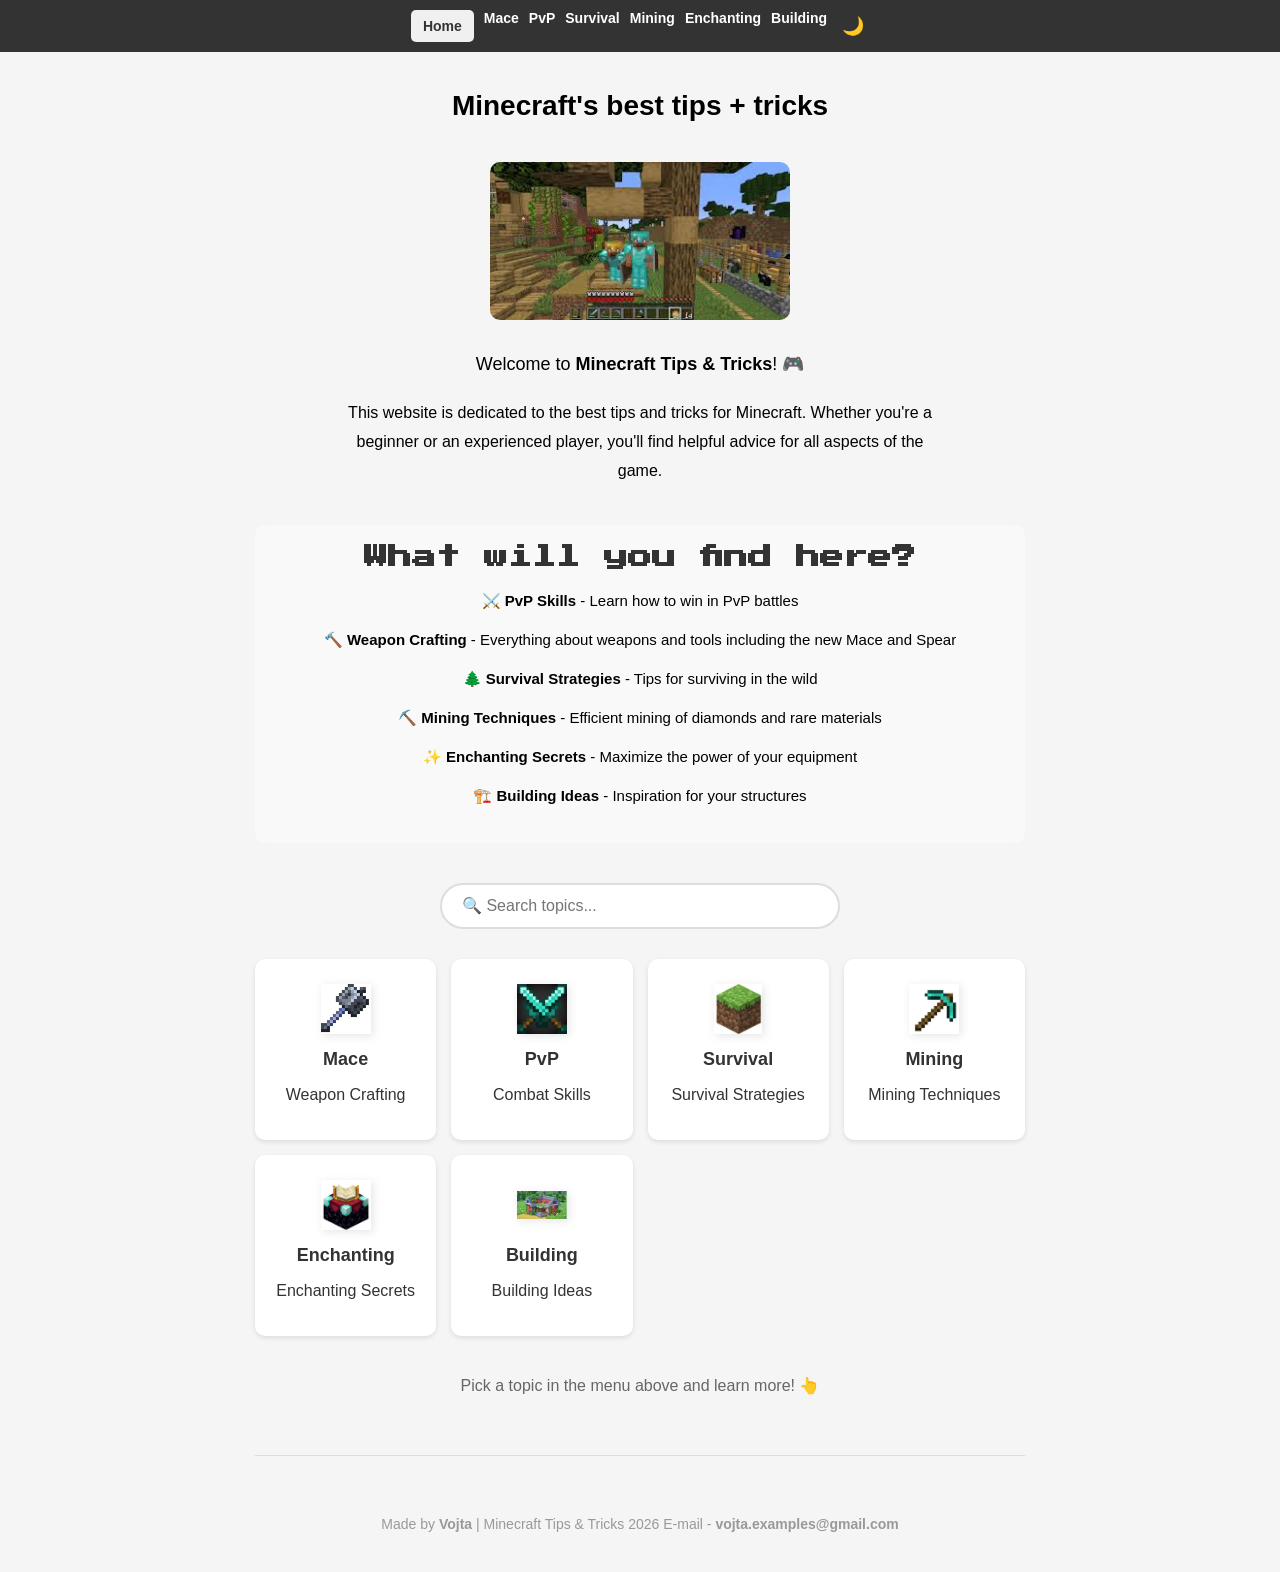
<file: index.html>
<!DOCTYPE html>
<html lang="cs">
<head>
    <meta charset="UTF-8">
    <meta name="viewport" content="width=device-width, initial-scale=1.0">
    <meta name="description" content="The best tips and tricks for Minecraft — PvP, Survival, Mining, Enchanting, Building and more.">
    <title>Minecraft Tips</title>
    <link rel="icon" href="data:image/svg+xml,<svg xmlns='http://www.w3.org/2000/svg' viewBox='0 0 100 100'><text y='.9em' font-size='90'>⛏️</text></svg>">
    <link href="https://fonts.googleapis.com/css2?family=Press+Start+2P&display=swap" rel="stylesheet">
    <link rel="stylesheet" href="https://cdnjs.cloudflare.com/ajax/libs/font-awesome/6.4.0/css/all.min.css">
    <link rel="stylesheet" href="./CSS.css">
</head>
<body>

    <!-- 🔥 NAVBAR -->
    <nav class="navbar">
        <a href="index.html" class="active">Home</a>
        <a href="mace.html">Mace</a>
        <a href="pvp.html">PvP</a>
        <a href="survival.html">Survival</a>
        <a href="mining.html">Mining</a>
        <a href="enchanting.html">Enchanting</a>
        <a href="building.html">Building</a>
        <button class="dark-mode-btn" id="darkModeBtn" title="Toggle Dark Mode" aria-label="Toggle dark mode">🌙</button>
    </nav>

    <h1>Minecraft's best tips + tricks</h1>

    <div class="content">

        <img src="./obrázky/minecraft.jpg" class="center-img">

        <div class="intro-section">
            <p class="intro-title">
                Welcome to <strong>Minecraft Tips & Tricks</strong>! 🎮
            </p>
            <p class="intro-text">
                This website is dedicated to the best tips and tricks for Minecraft. Whether you're a beginner or an experienced player, 
                you'll find helpful advice for all aspects of the game.
            </p>
        </div>

        <div class="features-box">
            <h2>What will you find here?</h2>
            <p><strong>⚔️ PvP Skills</strong> - Learn how to win in PvP battles</p>
            <p><strong>🔨 Weapon Crafting</strong> - Everything about weapons and tools including the new Mace and Spear</p>
            <p><strong>🌲 Survival Strategies</strong> - Tips for surviving in the wild</p>
            <p><strong>⛏️ Mining Techniques</strong> - Efficient mining of diamonds and rare materials</p>
            <p><strong>✨ Enchanting Secrets</strong> - Maximize the power of your equipment</p>
            <p><strong>🏗️ Building Ideas</strong> - Inspiration for your structures</p>
        </div>

        <div class="search-container">
            <input type="text" id="searchBox" class="search-box" placeholder="🔍 Search topics...">
        </div>

        <div class="pages-grid" id="pagesGrid">
            <a href="mace.html" class="page-card">
                <div class="page-card-icon">
                    <img src="./obrázky/mace.png" alt="Mace">
                </div>
                <div class="page-card-title">Mace</div>
                <p>Weapon Crafting</p>
            </a>
            <a href="pvp.html" class="page-card">
                <div class="page-card-icon">
                    <img src="./obrázky/pvpsword.png" alt="PvP">
                </div>
                <div class="page-card-title">PvP</div>
                <p>Combat Skills</p>
            </a>
            <a href="survival.html" class="page-card">
                <div class="page-card-icon">
                    <img src="./obrázky/grassblock.png" alt="Survival">
                </div>
                <div class="page-card-title">Survival</div>
                <p>Survival Strategies</p>
            </a>
            <a href="mining.html" class="page-card">
                <div class="page-card-icon">
                    <img src="./obrázky/diapickaxe.png" alt="Mining">
                </div>
                <div class="page-card-title">Mining</div>
                <p>Mining Techniques</p>
            </a>
            <a href="enchanting.html" class="page-card">
                <div class="page-card-icon">
                    <img src="./obrázky/enchantingtable.png" alt="Enchanting">
                </div>
                <div class="page-card-title">Enchanting</div>
                <p>Enchanting Secrets</p>
            </a>
            <a href="building.html" class="page-card">
                <div class="page-card-icon">
                    <img src="./obrázky/build.png" alt="Building">
                </div>
                <div class="page-card-title">Building</div>
                <p>Building Ideas</p>
            </a>
        </div>

        <p class="call-to-action">
            Pick a topic in the menu above and learn more! 👆
        </p>

        <hr class="footer-divider">

        <p class="footer-credit">
            Made by <strong>Vojta</strong>  | Minecraft Tips & Tricks 2026
            E-mail - <strong>vojta.examples@gmail.com</strong>
        </p>

    </div>

    <script src="./script.js"></script>

</body>
</html>
</file>
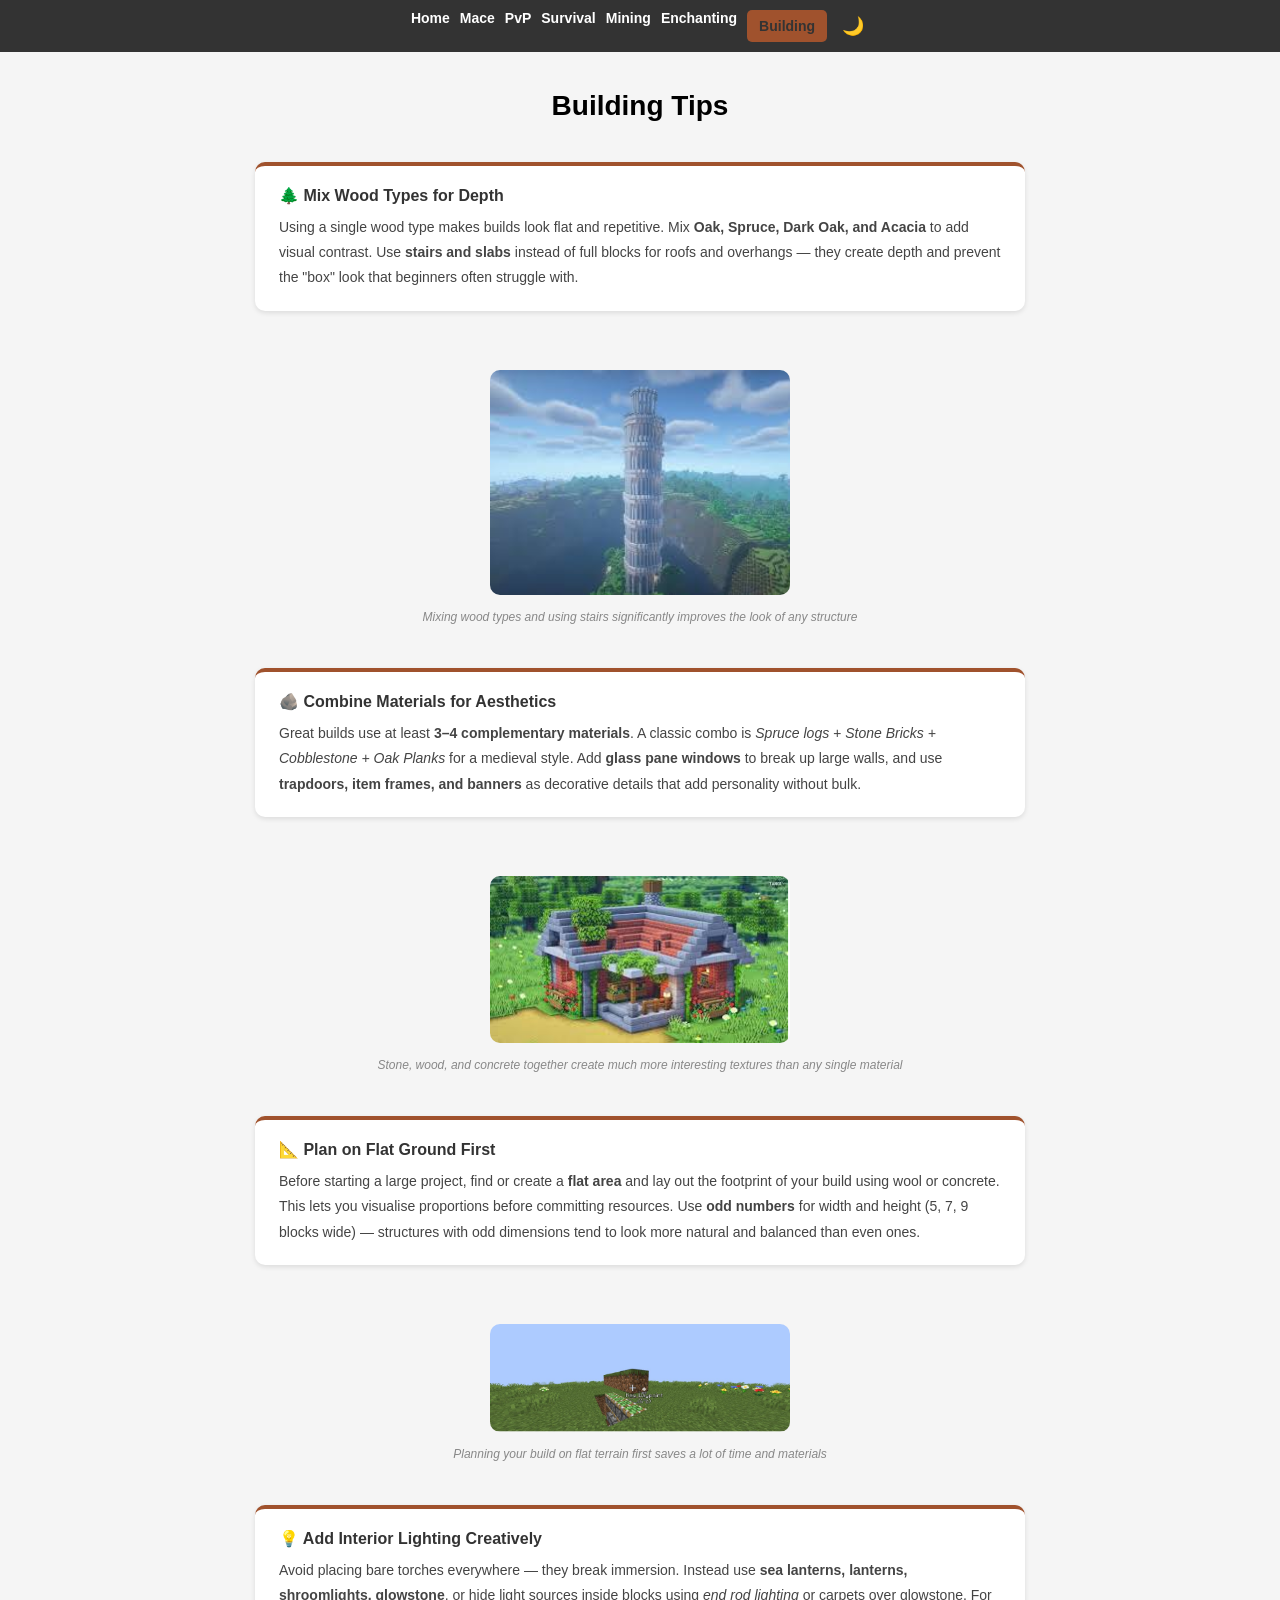
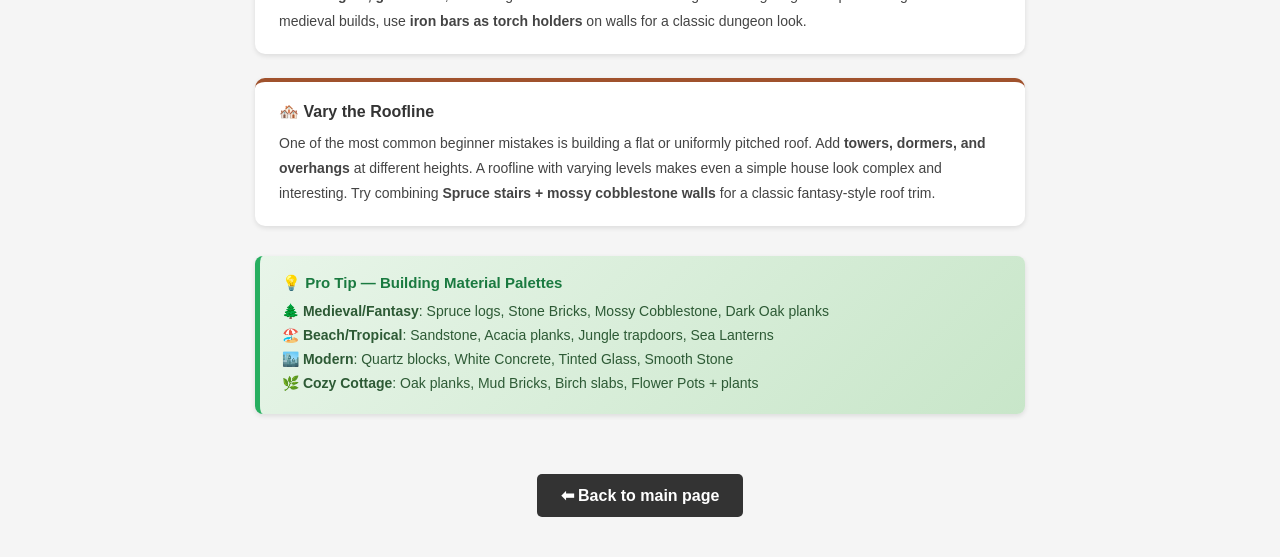
<file: building.html>
<!DOCTYPE html>
<html lang="cs">
<head>
    <meta charset="UTF-8">
    <meta name="viewport" content="width=device-width, initial-scale=1.0">
    <meta name="description" content="Building tips and tricks for Minecraft — get inspiration and techniques for impressive structures.">
    <title>Building</title>
    <link rel="icon" href="data:image/svg+xml,<svg xmlns='http://www.w3.org/2000/svg' viewBox='0 0 100 100'><text y='.9em' font-size='90'>⛏️</text></svg>">
    <link href="https://fonts.googleapis.com/css2?family=Press+Start+2P&display=swap" rel="stylesheet">
    <link rel="stylesheet" href="https://cdnjs.cloudflare.com/ajax/libs/font-awesome/6.4.0/css/all.min.css">
    <link rel="stylesheet" href="./CSS.css">
</head>
<body class="page-building">

    <!-- NAVBAR -->
    <nav class="navbar">
    <a href="index.html">Home</a>
    <a href="mace.html">Mace</a>
    <a href="pvp.html">PvP</a>
    <a href="survival.html">Survival</a>
    <a href="mining.html">Mining</a>
    <a href="enchanting.html">Enchanting</a>
    <a href="building.html" class="active">Building</a>
    <button class="dark-mode-btn" id="darkModeBtn" title="Toggle Dark Mode" aria-label="Toggle dark mode">🌙</button>
</nav>

    <h1>Building Tips</h1>

    <div class="content">

        <div class="tip-section">
            <h3>🌲 Mix Wood Types for Depth</h3>
            <p>Using a single wood type makes builds look flat and repetitive.
               Mix <strong>Oak, Spruce, Dark Oak, and Acacia</strong> to add visual contrast.
               Use <strong>stairs and slabs</strong> instead of full blocks for roofs and overhangs —
               they create depth and prevent the "box" look that beginners often struggle with.</p>
        </div>

        <figure>
            <img src="./obrázky/building.png" class="center-img" alt="Building with varied wood types in Minecraft">
            <figcaption>Mixing wood types and using stairs significantly improves the look of any structure</figcaption>
        </figure>

        <div class="tip-section">
            <h3>🪨 Combine Materials for Aesthetics</h3>
            <p>Great builds use at least <strong>3–4 complementary materials</strong>. A classic combo is
               <em>Spruce logs + Stone Bricks + Cobblestone + Oak Planks</em> for a medieval style.
               Add <strong>glass pane windows</strong> to break up large walls, and use
               <strong>trapdoors, item frames, and banners</strong> as decorative details that add personality without bulk.</p>
        </div>

        <figure>
            <img src="./obrázky/build.png" class="center-img" alt="Detailed Minecraft build">
            <figcaption>Stone, wood, and concrete together create much more interesting textures than any single material</figcaption>
        </figure>

        <div class="tip-section">
            <h3>📐 Plan on Flat Ground First</h3>
            <p>Before starting a large project, find or create a <strong>flat area</strong> and lay out the footprint of your build using wool or concrete.
               This lets you visualise proportions before committing resources.
               Use <strong>odd numbers</strong> for width and height (5, 7, 9 blocks wide) —
               structures with odd dimensions tend to look more natural and balanced than even ones.</p>
        </div>

        <figure>
            <img src="./obrázky/flatground.png" class="center-img" alt="Flat terrain for planning builds">
            <figcaption>Planning your build on flat terrain first saves a lot of time and materials</figcaption>
        </figure>

        <div class="tip-section">
            <h3>💡 Add Interior Lighting Creatively</h3>
            <p>Avoid placing bare torches everywhere — they break immersion. Instead use
               <strong>sea lanterns, lanterns, shroomlights, glowstone</strong>, or hide light sources inside blocks using
               <em>end rod lighting</em> or carpets over glowstone.
               For medieval builds, use <strong>iron bars as torch holders</strong> on walls for a classic dungeon look.</p>
        </div>

        <div class="tip-section">
            <h3>🏘️ Vary the Roofline</h3>
            <p>One of the most common beginner mistakes is building a flat or uniformly pitched roof.
               Add <strong>towers, dormers, and overhangs</strong> at different heights.
               A roofline with varying levels makes even a simple house look complex and interesting.
               Try combining <strong>Spruce stairs + mossy cobblestone walls</strong> for a classic fantasy-style roof trim.</p>
        </div>

        <div class="tip-box">
            <div class="tip-box-title">💡 Pro Tip — Building Material Palettes</div>
            <p>🌲 <strong>Medieval/Fantasy</strong>: Spruce logs, Stone Bricks, Mossy Cobblestone, Dark Oak planks<br>
               🏖️ <strong>Beach/Tropical</strong>: Sandstone, Acacia planks, Jungle trapdoors, Sea Lanterns<br>
               🏙️ <strong>Modern</strong>: Quartz blocks, White Concrete, Tinted Glass, Smooth Stone<br>
               🌿 <strong>Cozy Cottage</strong>: Oak planks, Mud Bricks, Birch slabs, Flower Pots + plants</p>
        </div>

        <a href="index.html" class="back">⬅ Back to main page</a>

    </div>

    <script src="./script.js"></script>

</body>
</html>
</file>
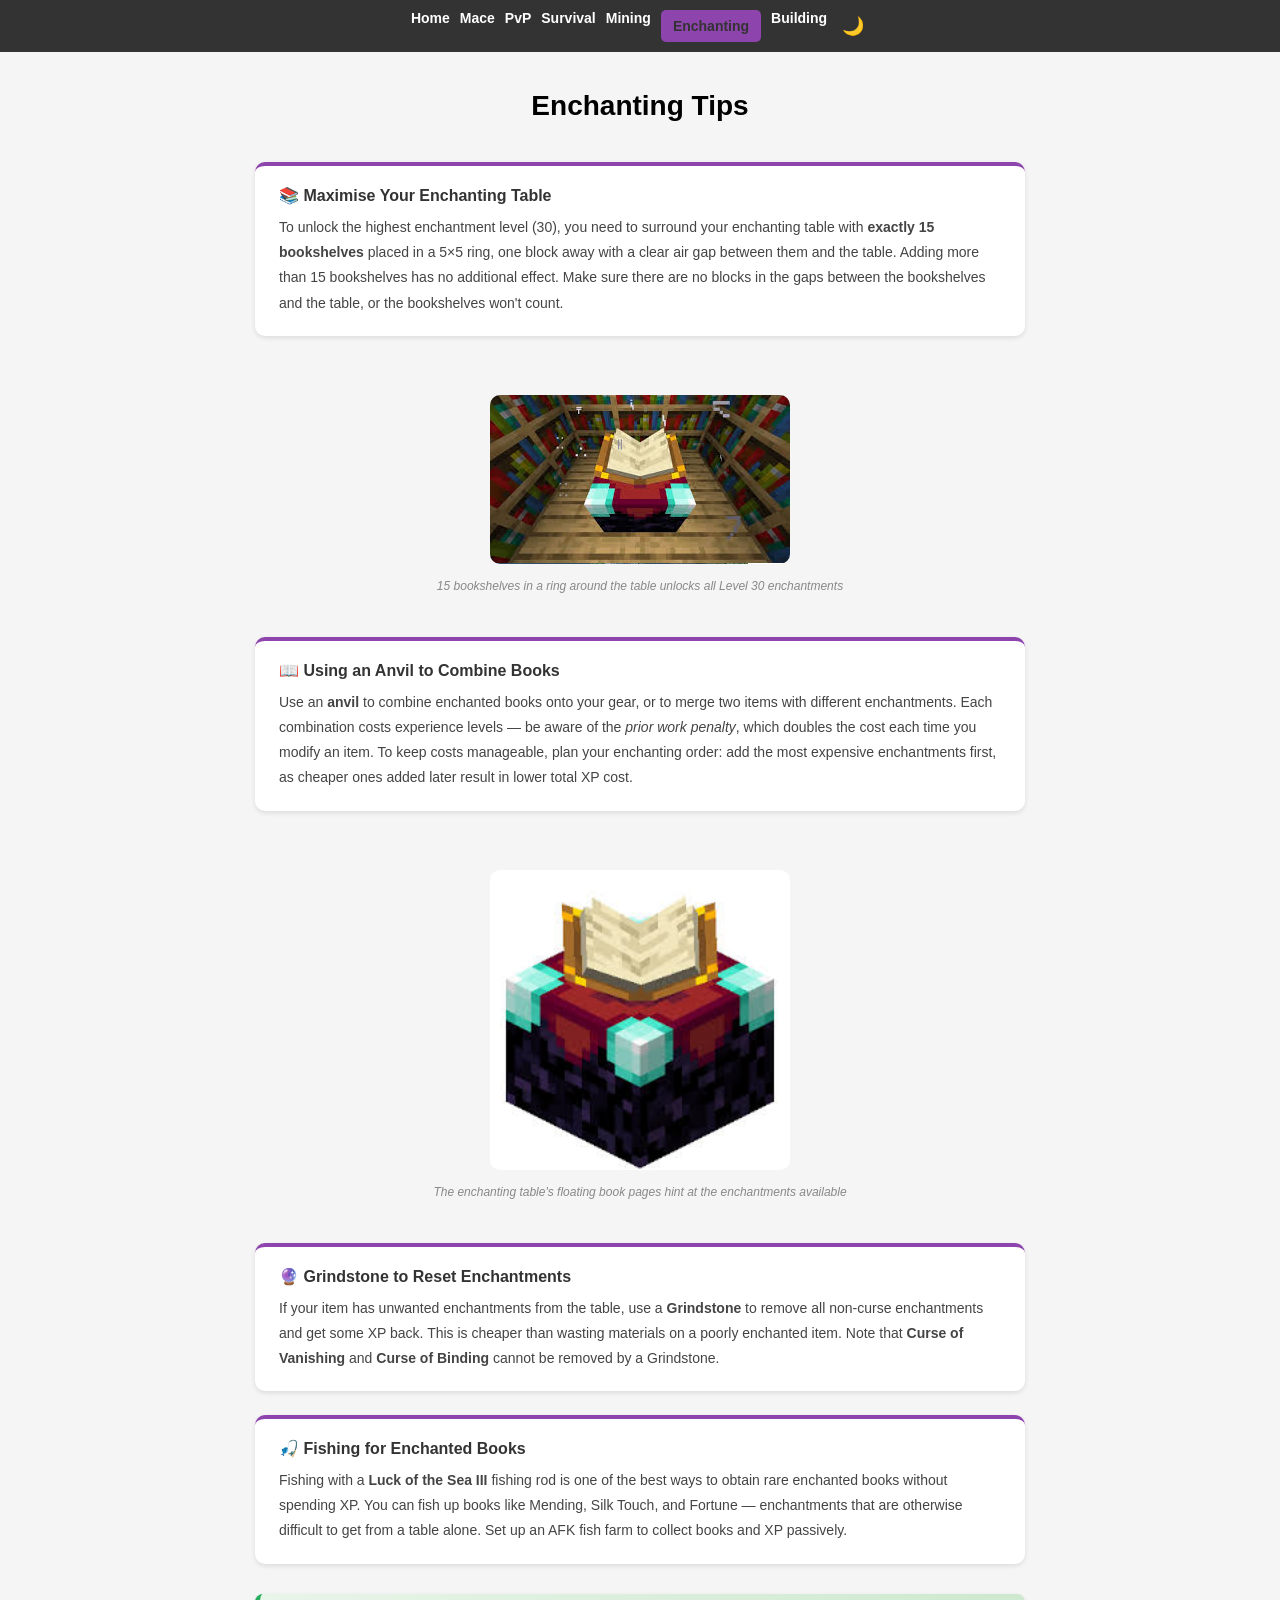
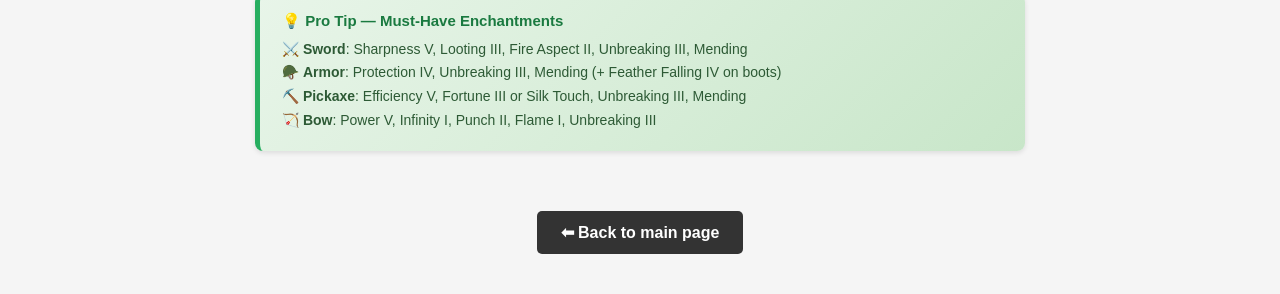
<file: enchanting.html>
<!DOCTYPE html>
<html lang="cs">
<head>
    <meta charset="UTF-8">
    <meta name="viewport" content="width=device-width, initial-scale=1.0">
    <meta name="description" content="Enchanting tips and tricks for Minecraft — maximize your equipment with the best enchantments.">
    <title>Enchanting</title>
    <link rel="icon" href="data:image/svg+xml,<svg xmlns='http://www.w3.org/2000/svg' viewBox='0 0 100 100'><text y='.9em' font-size='90'>⛏️</text></svg>">
    <link href="https://fonts.googleapis.com/css2?family=Press+Start+2P&display=swap" rel="stylesheet">
    <link rel="stylesheet" href="https://cdnjs.cloudflare.com/ajax/libs/font-awesome/6.4.0/css/all.min.css">
    <link rel="stylesheet" href="./CSS.css">
</head>
<body class="page-enchanting">

    <!-- NAVBAR -->
    <nav class="navbar">
    <a href="index.html">Home</a>
    <a href="mace.html">Mace</a>
    <a href="pvp.html">PvP</a>
    <a href="survival.html">Survival</a>
    <a href="mining.html">Mining</a>
    <a href="enchanting.html" class="active">Enchanting</a>
    <a href="building.html">Building</a>
    <button class="dark-mode-btn" id="darkModeBtn" title="Toggle Dark Mode" aria-label="Toggle dark mode">🌙</button>
</nav>

    <h1>Enchanting Tips</h1>

    <div class="content">

        <div class="tip-section">
            <h3>📚 Maximise Your Enchanting Table</h3>
            <p>To unlock the highest enchantment level (30), you need to surround your enchanting table with
               <strong>exactly 15 bookshelves</strong> placed in a 5×5 ring, one block away with a clear air gap between them and the table.
               Adding more than 15 bookshelves has no additional effect. Make sure there are no blocks in the gaps between
               the bookshelves and the table, or the bookshelves won't count.</p>
        </div>

        <figure>
            <img src="./obrázky/enchanting.png" class="center-img" alt="Enchanting setup with bookshelves">
            <figcaption>15 bookshelves in a ring around the table unlocks all Level 30 enchantments</figcaption>
        </figure>

        <div class="tip-section">
            <h3>📖 Using an Anvil to Combine Books</h3>
            <p>Use an <strong>anvil</strong> to combine enchanted books onto your gear, or to merge two items with different enchantments.
               Each combination costs experience levels — be aware of the <em>prior work penalty</em>, which doubles the cost each time
               you modify an item. To keep costs manageable, plan your enchanting order: add the most expensive enchantments first,
               as cheaper ones added later result in lower total XP cost.</p>
        </div>

        <figure>
            <img src="./obrázky/enchantingtable.png" class="center-img" alt="Enchanting table close-up">
            <figcaption>The enchanting table's floating book pages hint at the enchantments available</figcaption>
        </figure>

        <div class="tip-section">
            <h3>🔮 Grindstone to Reset Enchantments</h3>
            <p>If your item has unwanted enchantments from the table, use a <strong>Grindstone</strong> to remove all
               non-curse enchantments and get some XP back. This is cheaper than wasting materials on a poorly enchanted item.
               Note that <strong>Curse of Vanishing</strong> and <strong>Curse of Binding</strong> cannot be removed by a Grindstone.</p>
        </div>

        <div class="tip-section">
            <h3>🎣 Fishing for Enchanted Books</h3>
            <p>Fishing with a <strong>Luck of the Sea III</strong> fishing rod is one of the best ways to obtain rare enchanted books
               without spending XP. You can fish up books like Mending, Silk Touch, and Fortune — enchantments that are otherwise
               difficult to get from a table alone. Set up an AFK fish farm to collect books and XP passively.</p>
        </div>

        <div class="tip-box">
            <div class="tip-box-title">💡 Pro Tip — Must-Have Enchantments</div>
            <p>⚔️ <strong>Sword</strong>: Sharpness V, Looting III, Fire Aspect II, Unbreaking III, Mending<br>
               🪖 <strong>Armor</strong>: Protection IV, Unbreaking III, Mending (+ Feather Falling IV on boots)<br>
               ⛏️ <strong>Pickaxe</strong>: Efficiency V, Fortune III or Silk Touch, Unbreaking III, Mending<br>
               🏹 <strong>Bow</strong>: Power V, Infinity I, Punch II, Flame I, Unbreaking III</p>
        </div>

        <a href="index.html" class="back">⬅ Back to main page</a>

    </div>

    <script src="./script.js"></script>

</body>
</html>
</file>
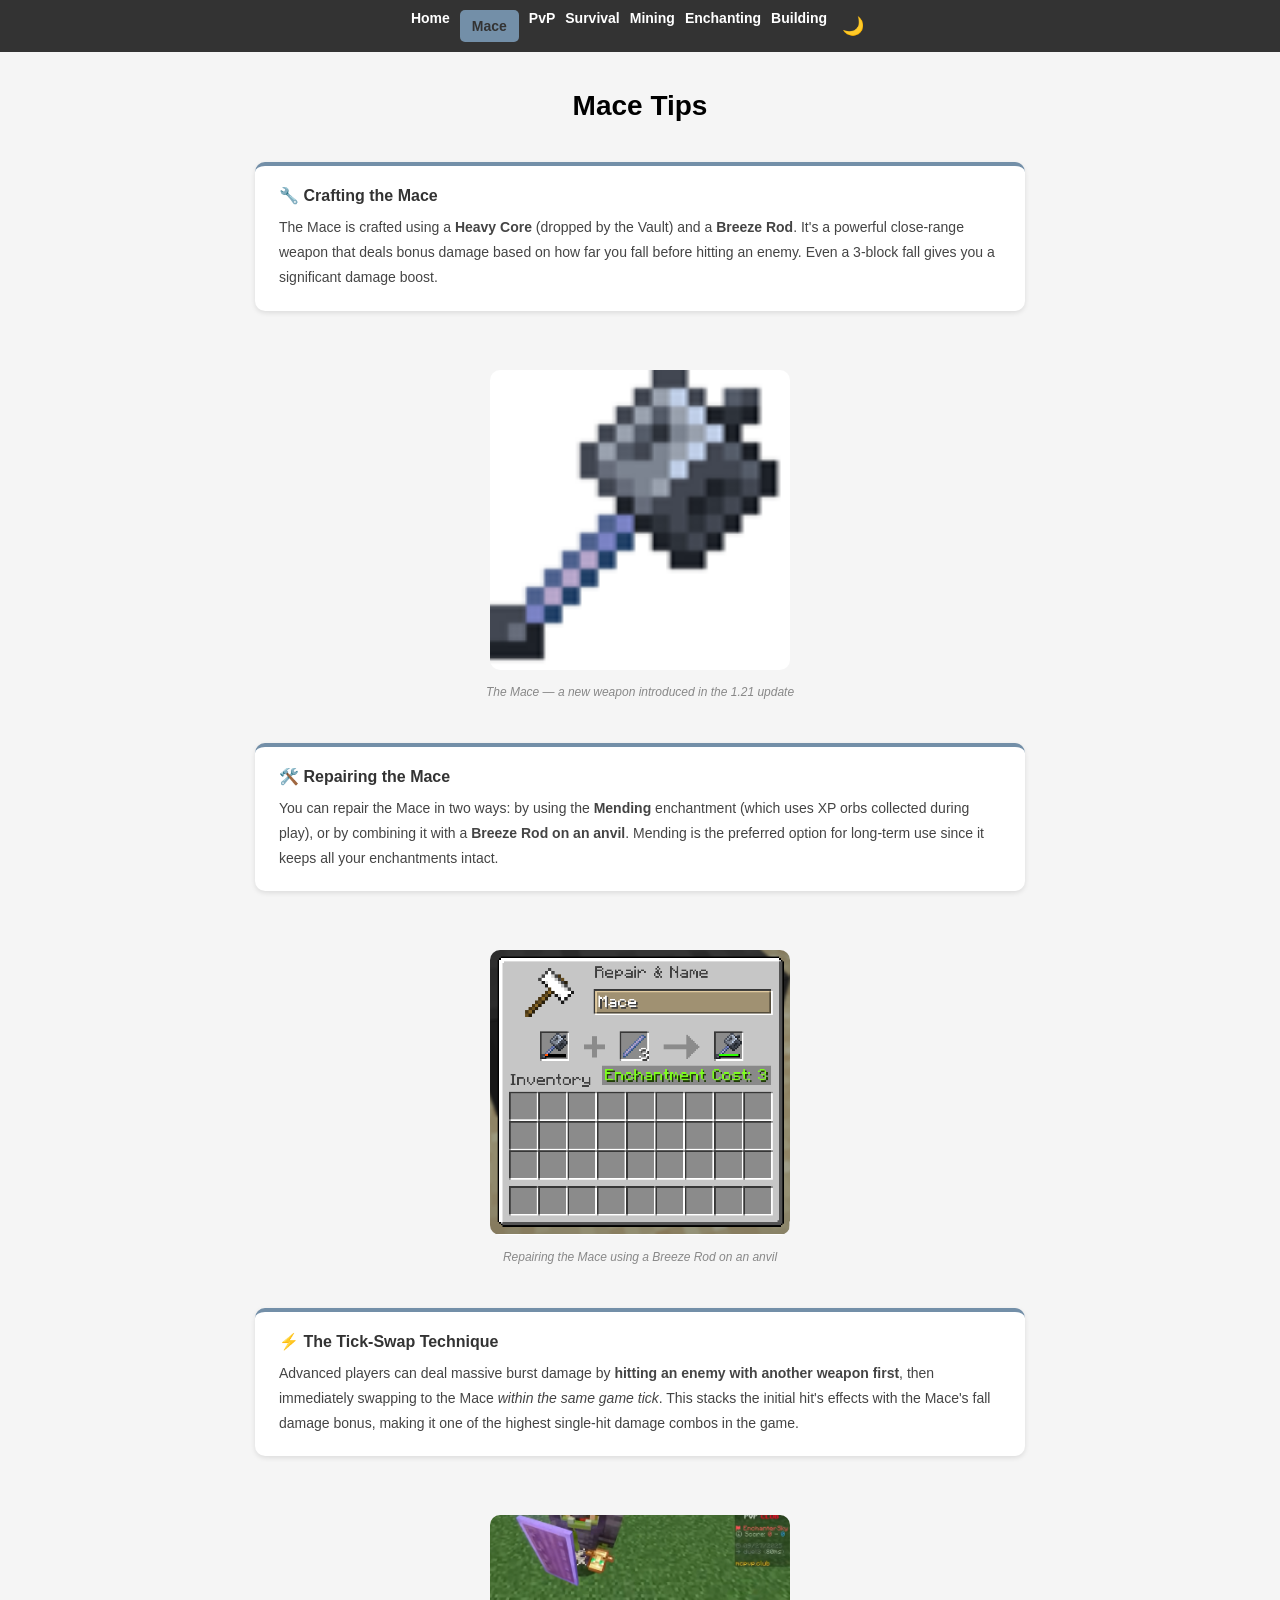
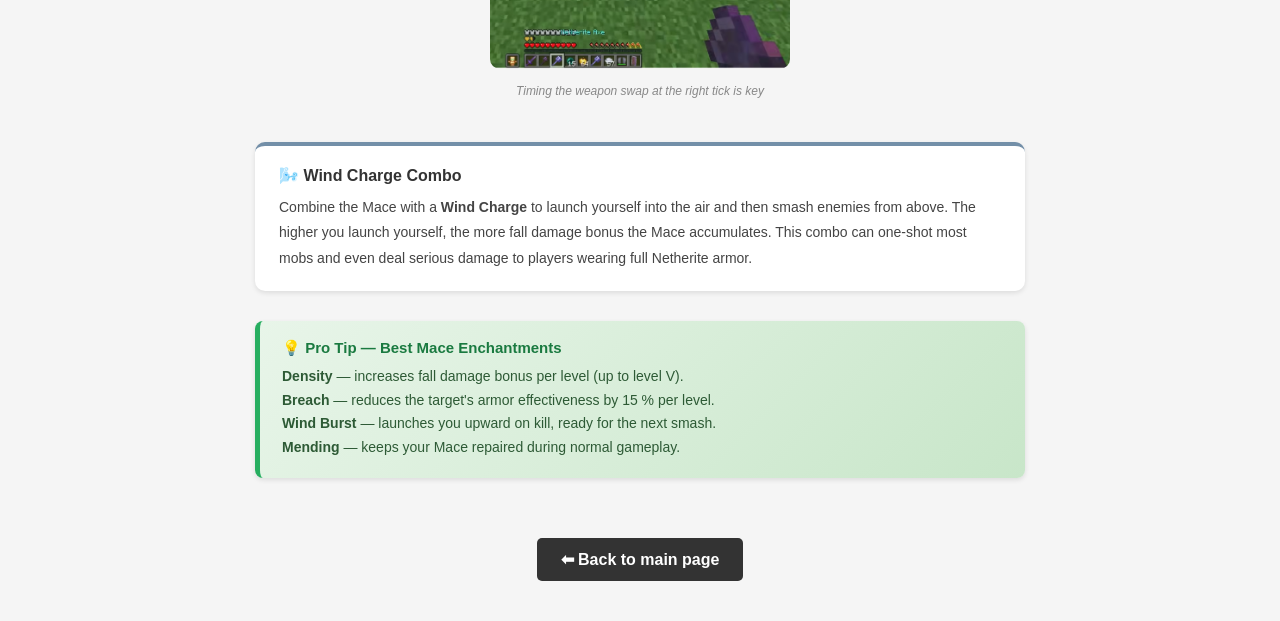
<file: mace.html>
<!DOCTYPE html>
<html lang="cs">
<head>
    <meta charset="UTF-8">
    <meta name="viewport" content="width=device-width, initial-scale=1.0">
    <meta name="description" content="Mace tips and tricks for Minecraft — learn how to craft, repair and use the Mace effectively.">
    <title>Mace</title>
    <link rel="icon" href="data:image/svg+xml,<svg xmlns='http://www.w3.org/2000/svg' viewBox='0 0 100 100'><text y='.9em' font-size='90'>⛏️</text></svg>">
    <link href="https://fonts.googleapis.com/css2?family=Press+Start+2P&display=swap" rel="stylesheet">
    <link rel="stylesheet" href="https://cdnjs.cloudflare.com/ajax/libs/font-awesome/6.4.0/css/all.min.css">
    <link rel="stylesheet" href="./CSS.css">
</head>
<body class="page-mace">

    <!-- NAVBAR -->
    <nav class="navbar">
    <a href="index.html">Home</a>
    <a href="mace.html" class="active">Mace</a>
    <a href="pvp.html">PvP</a>
    <a href="survival.html">Survival</a>
    <a href="mining.html">Mining</a>
    <a href="enchanting.html">Enchanting</a>
    <a href="building.html">Building</a>
    <button class="dark-mode-btn" id="darkModeBtn" title="Toggle Dark Mode" aria-label="Toggle dark mode">🌙</button>
</nav>

    <h1>Mace Tips</h1>

    <div class="content">

        <div class="tip-section">
            <h3>🔧 Crafting the Mace</h3>
            <p>The Mace is crafted using a <strong>Heavy Core</strong> (dropped by the Vault) and a <strong>Breeze Rod</strong>.
               It's a powerful close-range weapon that deals bonus damage based on how far you fall before hitting an enemy.
               Even a 3-block fall gives you a significant damage boost.</p>
        </div>

        <figure>
            <img src="./obrázky/mace.png" class="center-img" alt="Mace weapon in Minecraft">
            <figcaption>The Mace — a new weapon introduced in the 1.21 update</figcaption>
        </figure>

        <div class="tip-section">
            <h3>🛠️ Repairing the Mace</h3>
            <p>You can repair the Mace in two ways: by using the <strong>Mending</strong> enchantment (which uses XP orbs collected during play),
               or by combining it with a <strong>Breeze Rod on an anvil</strong>. Mending is the preferred option for long-term use
               since it keeps all your enchantments intact.</p>
        </div>

        <figure>
            <img src="./obrázky/mace+breezerod.png" class="center-img" alt="Mace repair with Breeze Rod">
            <figcaption>Repairing the Mace using a Breeze Rod on an anvil</figcaption>
        </figure>

        <div class="tip-section">
            <h3>⚡ The Tick-Swap Technique</h3>
            <p>Advanced players can deal massive burst damage by <strong>hitting an enemy with another weapon first</strong>,
               then immediately swapping to the Mace <em>within the same game tick</em>. This stacks the initial hit's effects
               with the Mace's fall damage bonus, making it one of the highest single-hit damage combos in the game.</p>
        </div>

        <figure>
            <img src="./obrázky/mace_swap.png" class="center-img" alt="Mace weapon swap technique">
            <figcaption>Timing the weapon swap at the right tick is key</figcaption>
        </figure>

        <div class="tip-section">
            <h3>🌬️ Wind Charge Combo</h3>
            <p>Combine the Mace with a <strong>Wind Charge</strong> to launch yourself into the air and then smash enemies from above.
               The higher you launch yourself, the more fall damage bonus the Mace accumulates.
               This combo can one-shot most mobs and even deal serious damage to players wearing full Netherite armor.</p>
        </div>

        <div class="tip-box">
            <div class="tip-box-title">💡 Pro Tip — Best Mace Enchantments</div>
            <p><strong>Density</strong> — increases fall damage bonus per level (up to level V).<br>
               <strong>Breach</strong> — reduces the target's armor effectiveness by 15 % per level.<br>
               <strong>Wind Burst</strong> — launches you upward on kill, ready for the next smash.<br>
               <strong>Mending</strong> — keeps your Mace repaired during normal gameplay.</p>
        </div>

        <a href="index.html" class="back">⬅ Back to main page</a>

    </div>

    <script src="./script.js"></script>

</body>
</html>
</file>
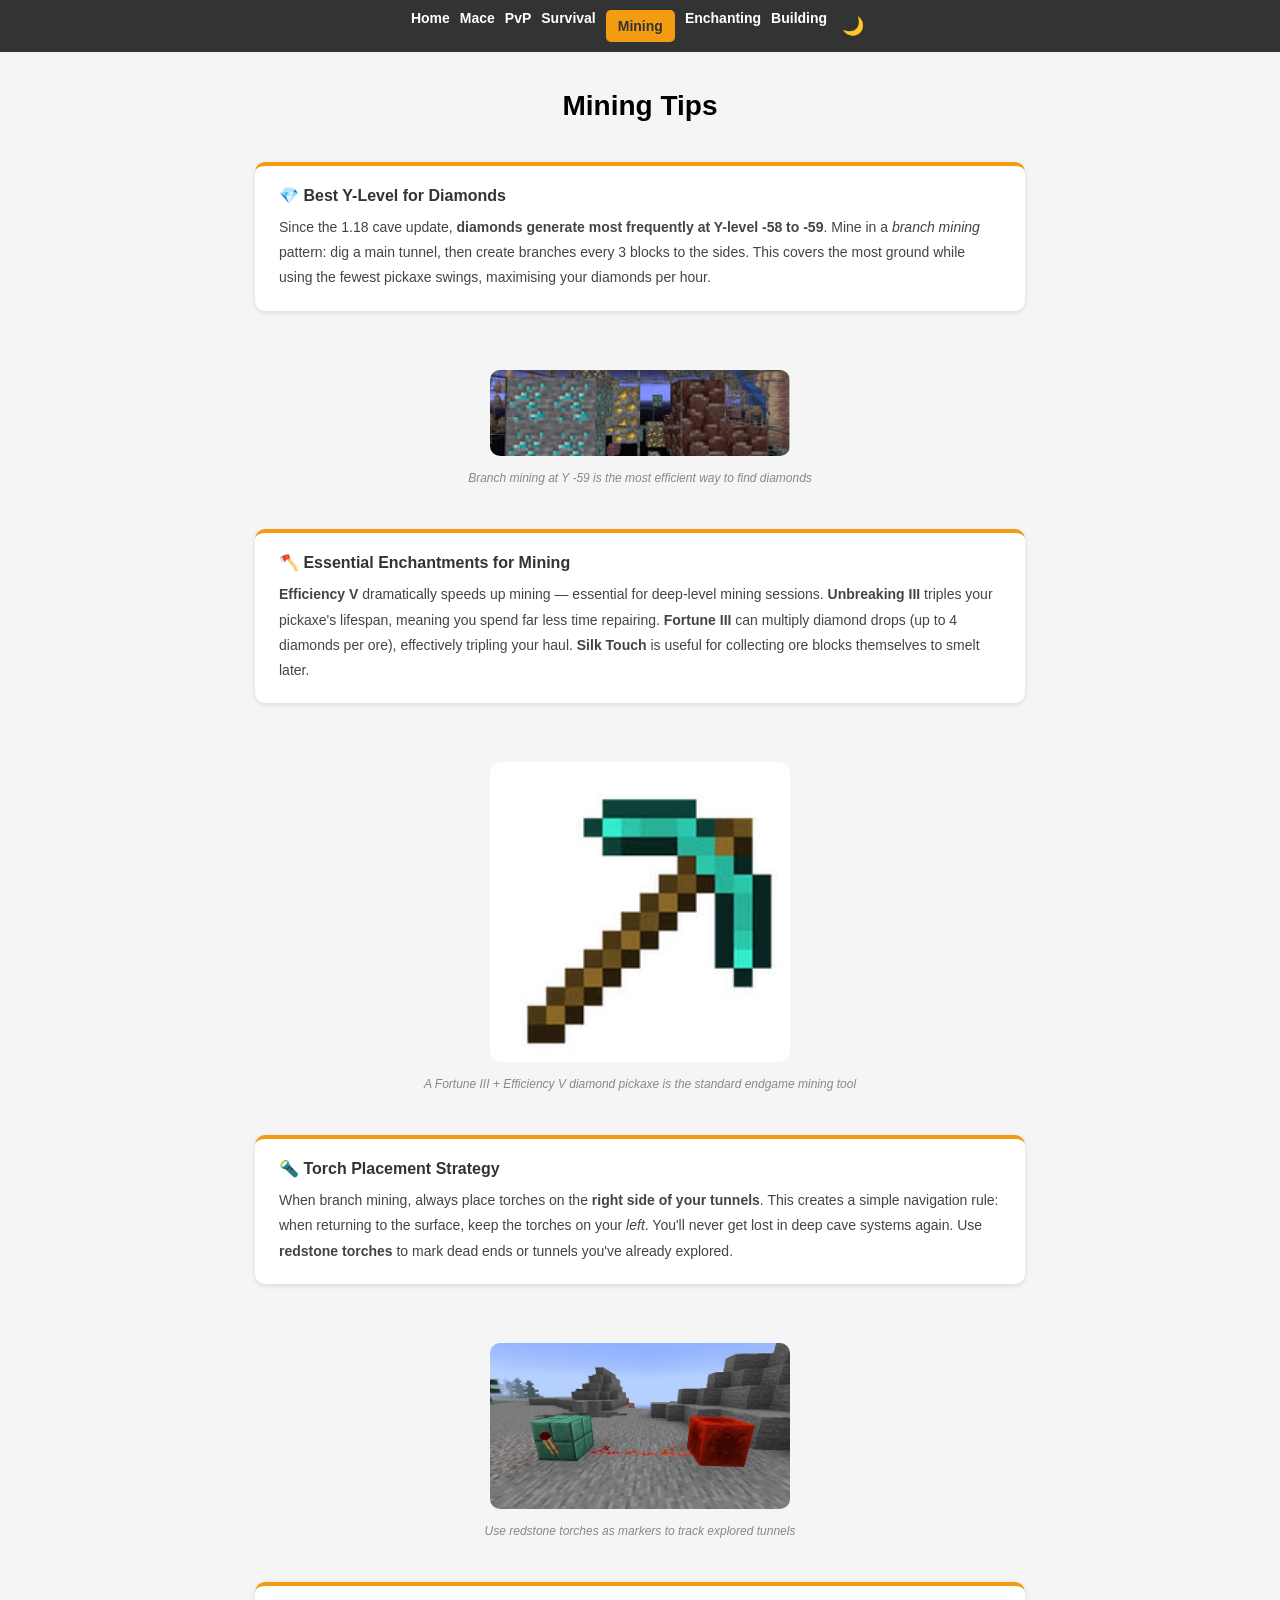
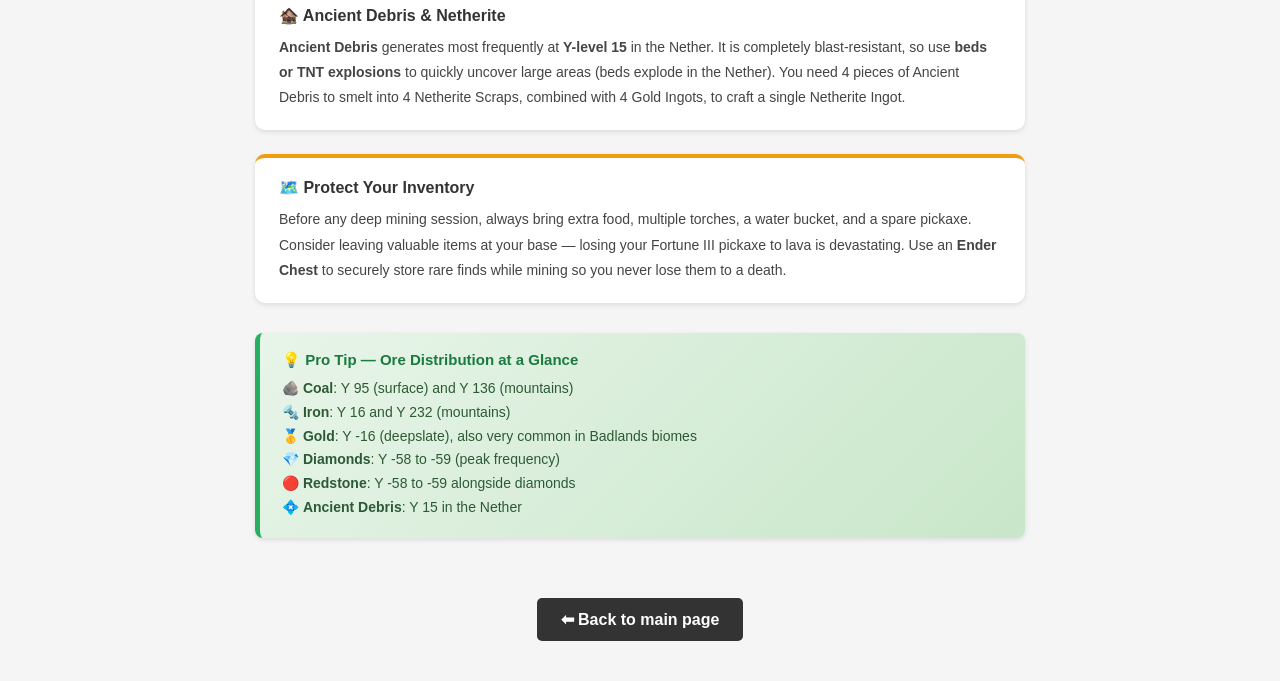
<file: mining.html>
<!DOCTYPE html>
<html lang="cs">
<head>
    <meta charset="UTF-8">
    <meta name="viewport" content="width=device-width, initial-scale=1.0">
    <meta name="description" content="Mining tips and tricks for Minecraft — find diamonds efficiently and master underground exploration.">
    <title>Mining</title>
    <link rel="icon" href="data:image/svg+xml,<svg xmlns='http://www.w3.org/2000/svg' viewBox='0 0 100 100'><text y='.9em' font-size='90'>⛏️</text></svg>">
    <link href="https://fonts.googleapis.com/css2?family=Press+Start+2P&display=swap" rel="stylesheet">
    <link rel="stylesheet" href="https://cdnjs.cloudflare.com/ajax/libs/font-awesome/6.4.0/css/all.min.css">
    <link rel="stylesheet" href="./CSS.css">
</head>
<body class="page-mining">

    <!-- NAVBAR -->
    <nav class="navbar">
    <a href="index.html">Home</a>
    <a href="mace.html">Mace</a>
    <a href="pvp.html">PvP</a>
    <a href="survival.html">Survival</a>
    <a href="mining.html" class="active">Mining</a>
    <a href="enchanting.html">Enchanting</a>
    <a href="building.html">Building</a>
    <button class="dark-mode-btn" id="darkModeBtn" title="Toggle Dark Mode" aria-label="Toggle dark mode">🌙</button>
</nav>

    <h1>Mining Tips</h1>

    <div class="content">

        <div class="tip-section">
            <h3>💎 Best Y-Level for Diamonds</h3>
            <p>Since the 1.18 cave update, <strong>diamonds generate most frequently at Y-level -58 to -59</strong>.
               Mine in a <em>branch mining</em> pattern: dig a main tunnel, then create branches every 3 blocks to the sides.
               This covers the most ground while using the fewest pickaxe swings, maximising your diamonds per hour.</p>
        </div>

        <figure>
            <img src="./obrázky/mining.png" class="center-img" alt="Mining in Minecraft">
            <figcaption>Branch mining at Y -59 is the most efficient way to find diamonds</figcaption>
        </figure>

        <div class="tip-section">
            <h3>🪓 Essential Enchantments for Mining</h3>
            <p><strong>Efficiency V</strong> dramatically speeds up mining — essential for deep-level mining sessions.
               <strong>Unbreaking III</strong> triples your pickaxe's lifespan, meaning you spend far less time repairing.
               <strong>Fortune III</strong> can multiply diamond drops (up to 4 diamonds per ore), effectively tripling your haul.
               <strong>Silk Touch</strong> is useful for collecting ore blocks themselves to smelt later.</p>
        </div>

        <figure>
            <img src="./obrázky/diapickaxe.png" class="center-img" alt="Diamond pickaxe with enchantments">
            <figcaption>A Fortune III + Efficiency V diamond pickaxe is the standard endgame mining tool</figcaption>
        </figure>

        <div class="tip-section">
            <h3>🔦 Torch Placement Strategy</h3>
            <p>When branch mining, always place torches on the <strong>right side of your tunnels</strong>.
               This creates a simple navigation rule: when returning to the surface, keep the torches on your <em>left</em>.
               You'll never get lost in deep cave systems again. Use <strong>redstone torches</strong> to mark
               dead ends or tunnels you've already explored.</p>
        </div>

        <figure>
            <img src="./obrázky/redstone_torch.png" class="center-img" alt="Redstone torch for navigation markers">
            <figcaption>Use redstone torches as markers to track explored tunnels</figcaption>
        </figure>

        <div class="tip-section">
            <h3>🏚️ Ancient Debris &amp; Netherite</h3>
            <p><strong>Ancient Debris</strong> generates most frequently at <strong>Y-level 15</strong> in the Nether.
               It is completely blast-resistant, so use <strong>beds or TNT explosions</strong> to quickly uncover large areas
               (beds explode in the Nether). You need 4 pieces of Ancient Debris to smelt into 4 Netherite Scraps,
               combined with 4 Gold Ingots, to craft a single Netherite Ingot.</p>
        </div>

        <div class="tip-section">
            <h3>🗺️ Protect Your Inventory</h3>
            <p>Before any deep mining session, always bring extra food, multiple torches, a water bucket, and a spare pickaxe.
               Consider leaving valuable items at your base — losing your Fortune III pickaxe to lava is devastating.
               Use an <strong>Ender Chest</strong> to securely store rare finds while mining so you never lose them to a death.</p>
        </div>

        <div class="tip-box">
            <div class="tip-box-title">💡 Pro Tip — Ore Distribution at a Glance</div>
            <p>🪨 <strong>Coal</strong>: Y 95 (surface) and Y 136 (mountains)<br>
               🔩 <strong>Iron</strong>: Y 16 and Y 232 (mountains)<br>
               🥇 <strong>Gold</strong>: Y -16 (deepslate), also very common in Badlands biomes<br>
               💎 <strong>Diamonds</strong>: Y -58 to -59 (peak frequency)<br>
               🔴 <strong>Redstone</strong>: Y -58 to -59 alongside diamonds<br>
               💠 <strong>Ancient Debris</strong>: Y 15 in the Nether</p>
        </div>

        <a href="index.html" class="back">⬅ Back to main page</a>

    </div>

    <script src="./script.js"></script>

</body>
</html>
</file>
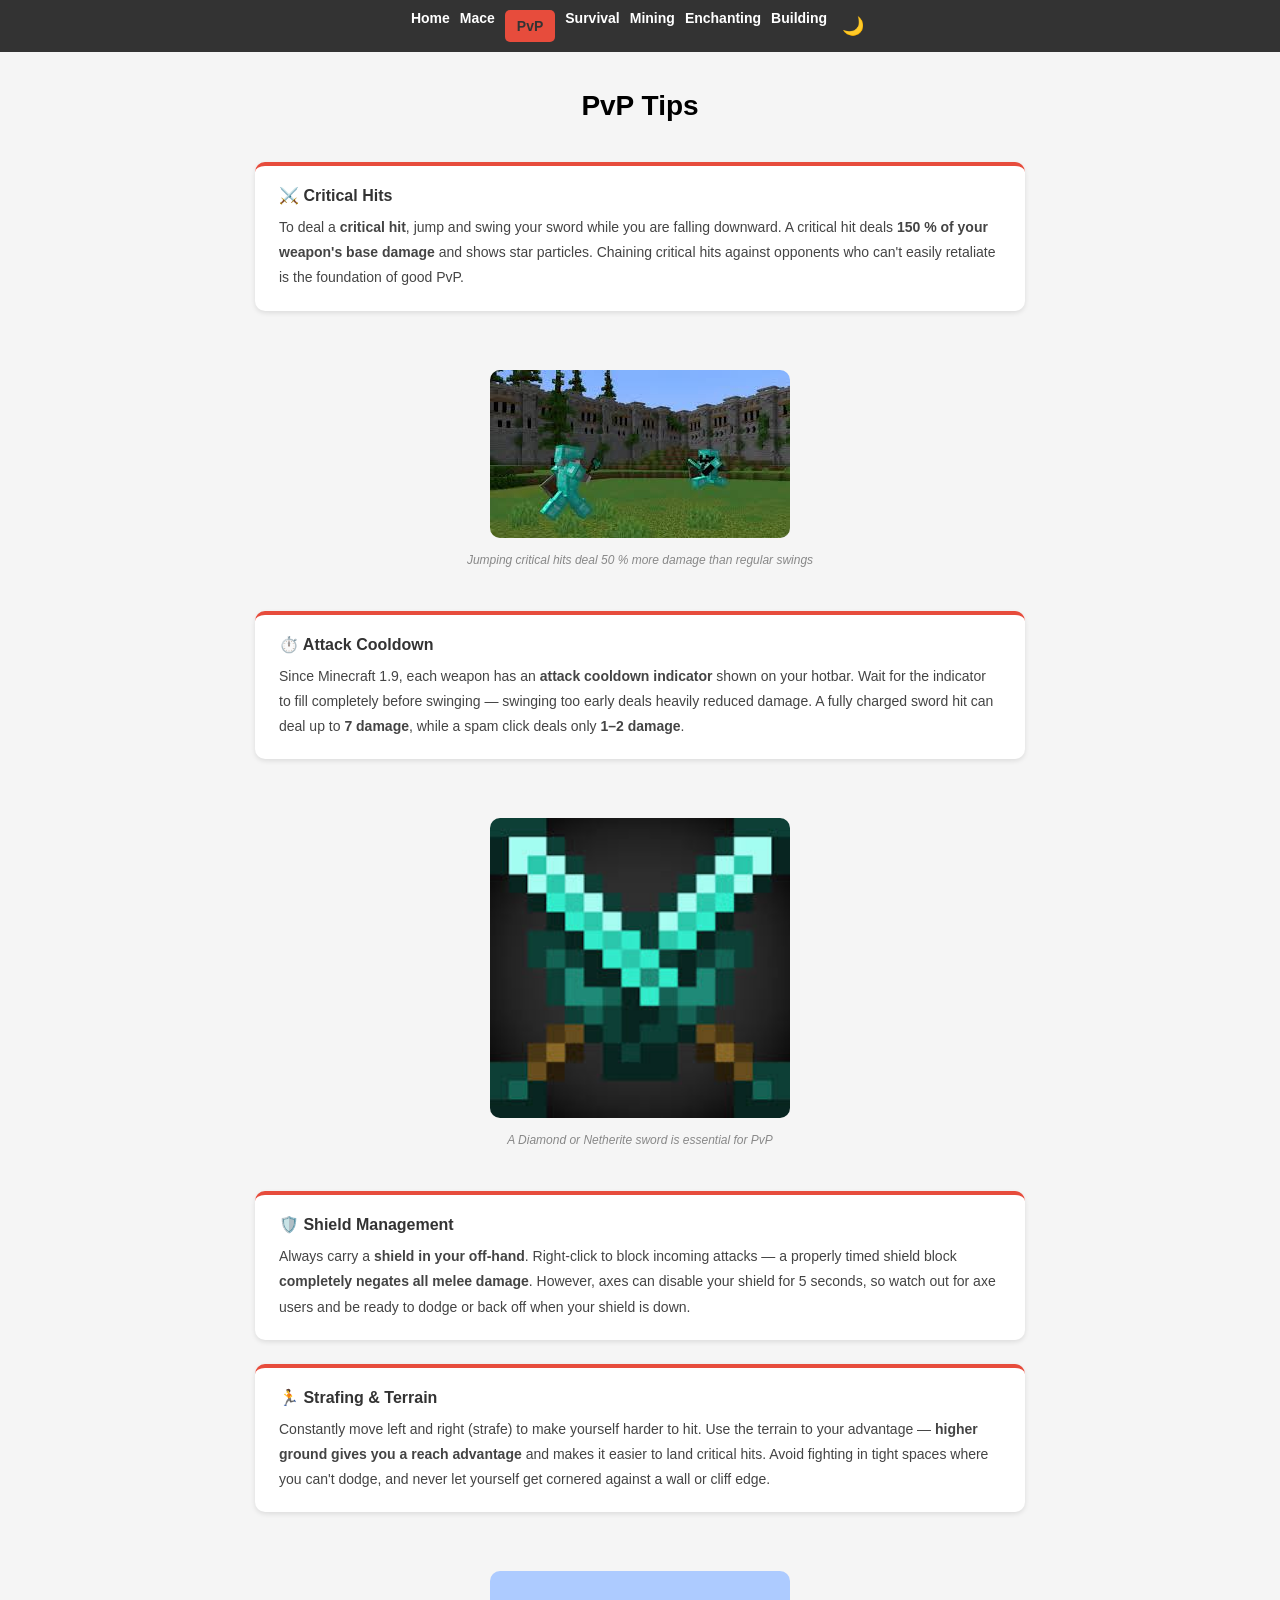
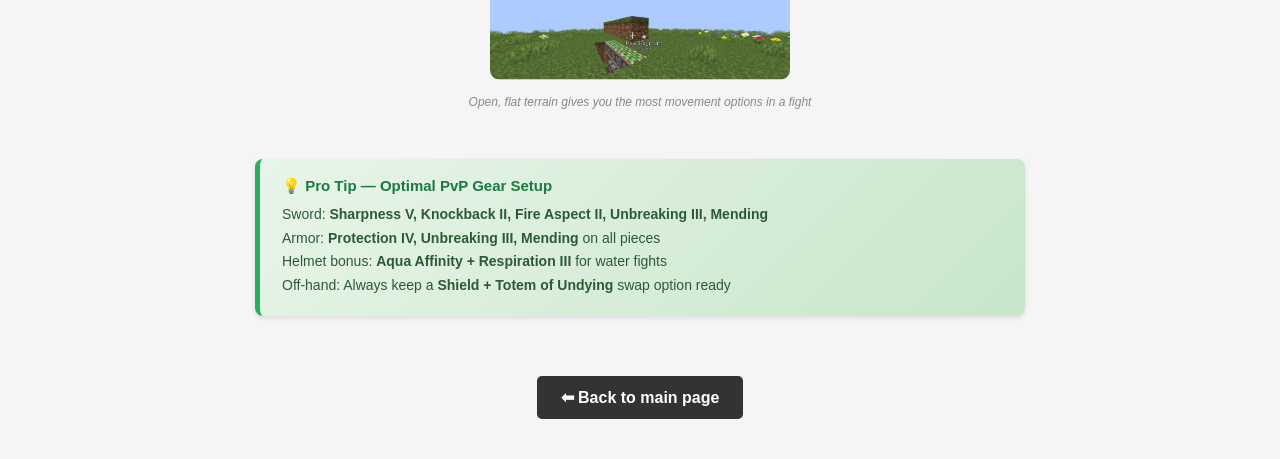
<file: pvp.html>
<!DOCTYPE html>
<html lang="cs">
<head>
    <meta charset="UTF-8">
    <meta name="viewport" content="width=device-width, initial-scale=1.0">
    <meta name="description" content="PvP tips and tricks for Minecraft — master critical hits, attack cooldown and combat strategies.">
    <title>PvP</title>
    <link rel="icon" href="data:image/svg+xml,<svg xmlns='http://www.w3.org/2000/svg' viewBox='0 0 100 100'><text y='.9em' font-size='90'>⛏️</text></svg>">
    <link href="https://fonts.googleapis.com/css2?family=Press+Start+2P&display=swap" rel="stylesheet">
    <link rel="stylesheet" href="https://cdnjs.cloudflare.com/ajax/libs/font-awesome/6.4.0/css/all.min.css">
    <link rel="stylesheet" href="./CSS.css">
</head>
<body class="page-pvp">

    <!-- NAVBAR -->
    <nav class="navbar">
    <a href="index.html">Home</a>
    <a href="mace.html">Mace</a>
    <a href="pvp.html" class="active">PvP</a>
    <a href="survival.html">Survival</a>
    <a href="mining.html">Mining</a>
    <a href="enchanting.html">Enchanting</a>
    <a href="building.html">Building</a>
    <button class="dark-mode-btn" id="darkModeBtn" title="Toggle Dark Mode" aria-label="Toggle dark mode">🌙</button>
</nav>

    <h1>PvP Tips</h1>

    <div class="content">

        <div class="tip-section">
            <h3>⚔️ Critical Hits</h3>
            <p>To deal a <strong>critical hit</strong>, jump and swing your sword while you are falling downward.
               A critical hit deals <strong>150 % of your weapon's base damage</strong> and shows star particles.
               Chaining critical hits against opponents who can't easily retaliate is the foundation of good PvP.</p>
        </div>

        <figure>
            <img src="./obrázky/pvp.png" class="center-img" alt="PvP combat in Minecraft">
            <figcaption>Jumping critical hits deal 50 % more damage than regular swings</figcaption>
        </figure>

        <div class="tip-section">
            <h3>⏱️ Attack Cooldown</h3>
            <p>Since Minecraft 1.9, each weapon has an <strong>attack cooldown indicator</strong> shown on your hotbar.
               Wait for the indicator to fill completely before swinging — swinging too early deals heavily reduced damage.
               A fully charged sword hit can deal up to <strong>7 damage</strong>, while a spam click deals only <strong>1–2 damage</strong>.</p>
        </div>

        <figure>
            <img src="./obrázky/pvpsword.png" class="center-img" alt="Sword for PvP">
            <figcaption>A Diamond or Netherite sword is essential for PvP</figcaption>
        </figure>

        <div class="tip-section">
            <h3>🛡️ Shield Management</h3>
            <p>Always carry a <strong>shield in your off-hand</strong>. Right-click to block incoming attacks — a properly timed
               shield block <strong>completely negates all melee damage</strong>. However, axes can disable your shield for 5 seconds,
               so watch out for axe users and be ready to dodge or back off when your shield is down.</p>
        </div>

        <div class="tip-section">
            <h3>🏃 Strafing & Terrain</h3>
            <p>Constantly move left and right (strafe) to make yourself harder to hit.
               Use the terrain to your advantage — <strong>higher ground gives you a reach advantage</strong> and
               makes it easier to land critical hits. Avoid fighting in tight spaces where you can't dodge, and
               never let yourself get cornered against a wall or cliff edge.</p>
        </div>

        <figure>
            <img src="./obrázky/flatground.png" class="center-img" alt="Open flat terrain for PvP">
            <figcaption>Open, flat terrain gives you the most movement options in a fight</figcaption>
        </figure>

        <div class="tip-box">
            <div class="tip-box-title">💡 Pro Tip — Optimal PvP Gear Setup</div>
            <p>Sword: <strong>Sharpness V, Knockback II, Fire Aspect II, Unbreaking III, Mending</strong><br>
               Armor: <strong>Protection IV, Unbreaking III, Mending</strong> on all pieces<br>
               Helmet bonus: <strong>Aqua Affinity + Respiration III</strong> for water fights<br>
               Off-hand: Always keep a <strong>Shield + Totem of Undying</strong> swap option ready</p>
        </div>

        <a href="index.html" class="back">⬅ Back to main page</a>

    </div>

    <script src="./script.js"></script>

</body>
</html>
</file>
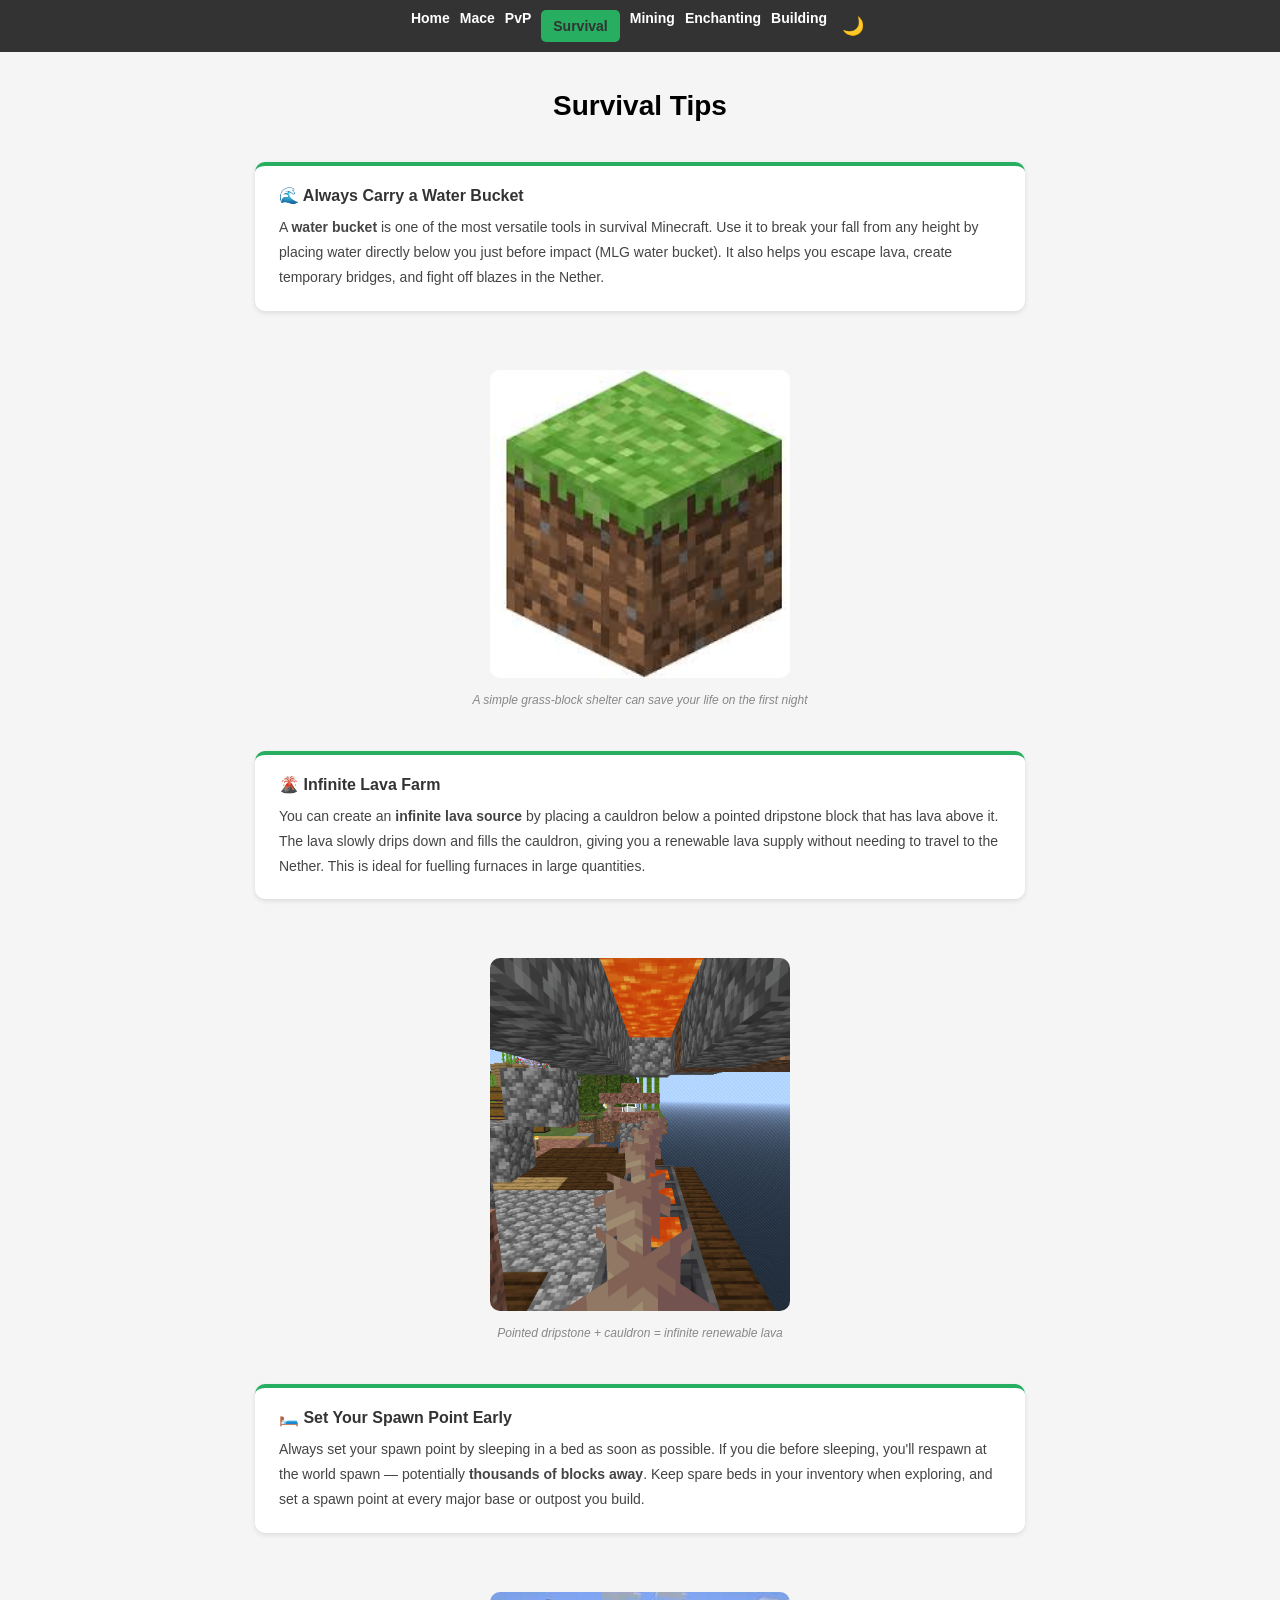
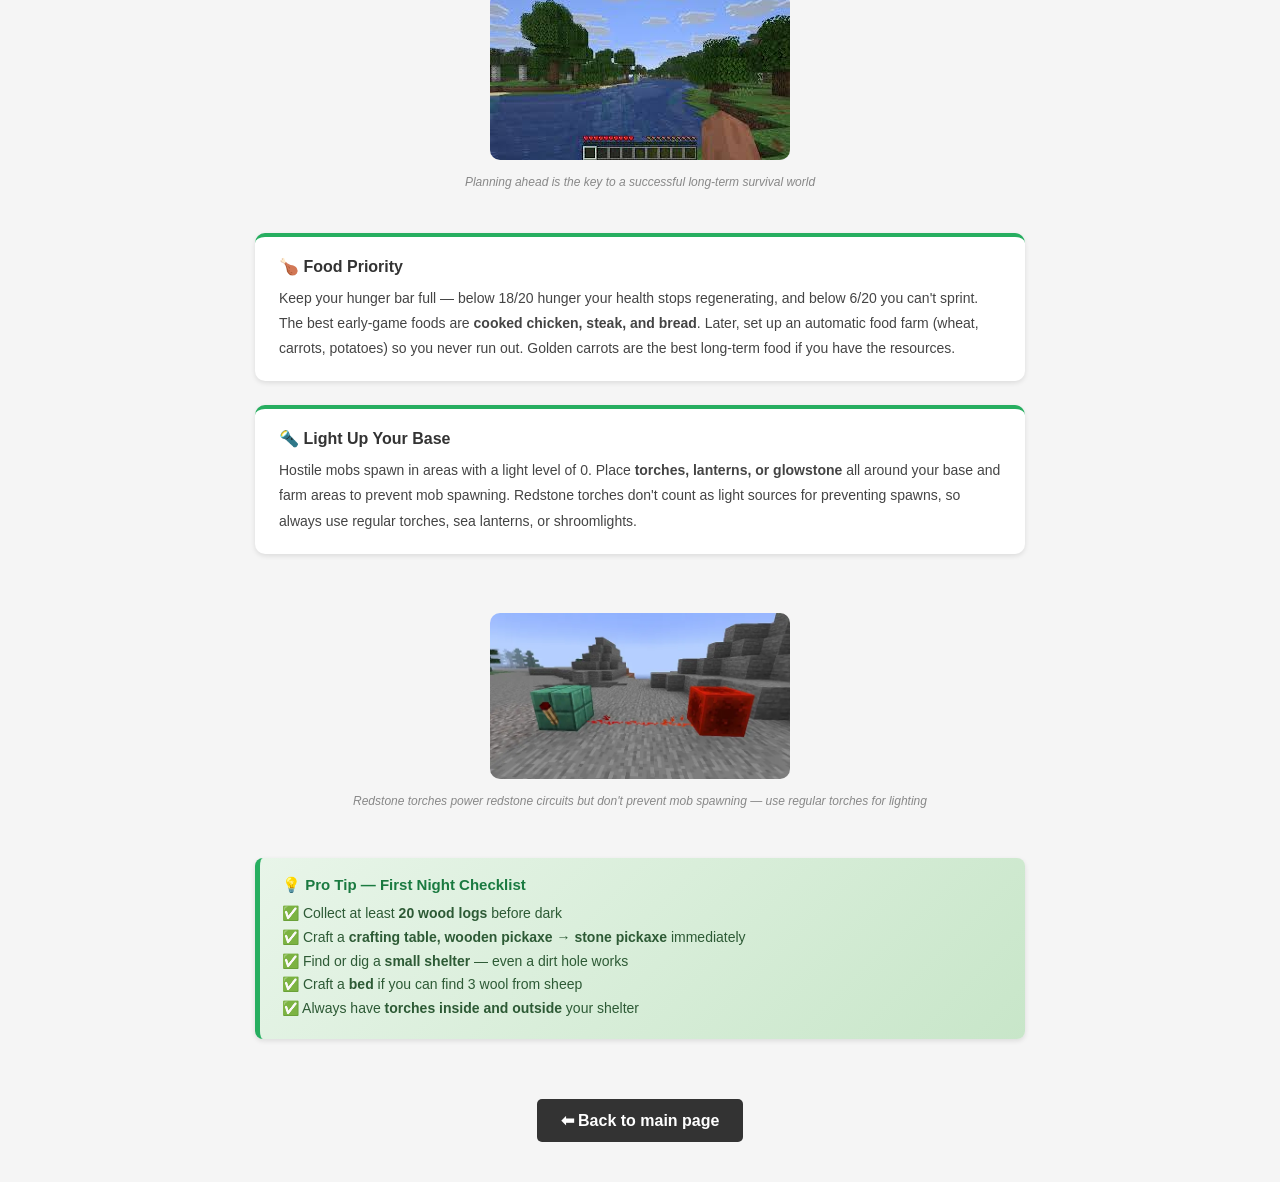
<file: survival.html>
<!DOCTYPE html>
<html lang="cs">
<head>
    <meta charset="UTF-8">
    <meta name="viewport" content="width=device-width, initial-scale=1.0">
    <meta name="description" content="Survival tips and tricks for Minecraft — learn how to survive, manage resources and thrive in the wild.">
    <title>Survival</title>
    <link rel="icon" href="data:image/svg+xml,<svg xmlns='http://www.w3.org/2000/svg' viewBox='0 0 100 100'><text y='.9em' font-size='90'>⛏️</text></svg>">
    <link href="https://fonts.googleapis.com/css2?family=Press+Start+2P&display=swap" rel="stylesheet">
    <link rel="stylesheet" href="https://cdnjs.cloudflare.com/ajax/libs/font-awesome/6.4.0/css/all.min.css">
    <link rel="stylesheet" href="./CSS.css">
</head>
<body class="page-survival">

    <!-- NAVBAR -->
    <nav class="navbar">
    <a href="index.html">Home</a>
    <a href="mace.html">Mace</a>
    <a href="pvp.html">PvP</a>
    <a href="survival.html" class="active">Survival</a>
    <a href="mining.html">Mining</a>
    <a href="enchanting.html">Enchanting</a>
    <a href="building.html">Building</a>
    <button class="dark-mode-btn" id="darkModeBtn" title="Toggle Dark Mode" aria-label="Toggle dark mode">🌙</button>
</nav>

    <h1>Survival Tips</h1>

    <div class="content">

        <div class="tip-section">
            <h3>🌊 Always Carry a Water Bucket</h3>
            <p>A <strong>water bucket</strong> is one of the most versatile tools in survival Minecraft.
               Use it to break your fall from any height by placing water directly below you just before impact (MLG water bucket).
               It also helps you escape lava, create temporary bridges, and fight off blazes in the Nether.</p>
        </div>

        <figure>
            <img src="./obrázky/grassblock.png" class="center-img" alt="Grass block — first night shelter">
            <figcaption>A simple grass-block shelter can save your life on the first night</figcaption>
        </figure>

        <div class="tip-section">
            <h3>🌋 Infinite Lava Farm</h3>
            <p>You can create an <strong>infinite lava source</strong> by placing a cauldron below a pointed dripstone
               block that has lava above it. The lava slowly drips down and fills the cauldron, giving you a renewable
               lava supply without needing to travel to the Nether. This is ideal for fuelling furnaces in large quantities.</p>
        </div>

        <figure>
            <img src="./obrázky/lava_dripstone.png" class="center-img" alt="Infinite lava using dripstone and cauldron">
            <figcaption>Pointed dripstone + cauldron = infinite renewable lava</figcaption>
        </figure>

        <div class="tip-section">
            <h3>🛏️ Set Your Spawn Point Early</h3>
            <p>Always set your spawn point by sleeping in a bed as soon as possible.
               If you die before sleeping, you'll respawn at the world spawn — potentially <strong>thousands of blocks away</strong>.
               Keep spare beds in your inventory when exploring, and set a spawn point at every major base or outpost you build.</p>
        </div>

        <figure>
            <img src="./obrázky/survival.png" class="center-img" alt="Survival gameplay in Minecraft">
            <figcaption>Planning ahead is the key to a successful long-term survival world</figcaption>
        </figure>

        <div class="tip-section">
            <h3>🍗 Food Priority</h3>
            <p>Keep your hunger bar full — below 18/20 hunger your health stops regenerating, and below 6/20 you can't sprint.
               The best early-game foods are <strong>cooked chicken, steak, and bread</strong>.
               Later, set up an automatic food farm (wheat, carrots, potatoes) so you never run out.
               Golden carrots are the best long-term food if you have the resources.</p>
        </div>

        <div class="tip-section">
            <h3>🔦 Light Up Your Base</h3>
            <p>Hostile mobs spawn in areas with a light level of 0. Place <strong>torches, lanterns, or glowstone</strong>
               all around your base and farm areas to prevent mob spawning.
               Redstone torches don't count as light sources for preventing spawns, so always use regular torches, sea lanterns, or shroomlights.</p>
        </div>

        <figure>
            <img src="./obrázky/redstone_torch.png" class="center-img" alt="Redstone torch for circuits">
            <figcaption>Redstone torches power redstone circuits but don't prevent mob spawning — use regular torches for lighting</figcaption>
        </figure>

        <div class="tip-box">
            <div class="tip-box-title">💡 Pro Tip — First Night Checklist</div>
            <p>✅ Collect at least <strong>20 wood logs</strong> before dark<br>
               ✅ Craft a <strong>crafting table, wooden pickaxe → stone pickaxe</strong> immediately<br>
               ✅ Find or dig a <strong>small shelter</strong> — even a dirt hole works<br>
               ✅ Craft a <strong>bed</strong> if you can find 3 wool from sheep<br>
               ✅ Always have <strong>torches inside and outside</strong> your shelter</p>
        </div>

        <a href="index.html" class="back">⬅ Back to main page</a>

    </div>

    <script src="./script.js"></script>

</body>
</html>
</file>
<file: CSS.css>
/* ===== CSS VARIABLES ===== */
:root {
    --primary-bg: #f5f5f5;
    --dark-bg: #1a1a1a;
    --dark-text: #e0e0e0;
    --light-text: #d0d0d0;
    --navbar-bg: #333;
    --navbar-hover: #555;
    --border-light: #ddd;
    --border-dark: #555;
    --shadow-small: 0 2px 5px rgba(0, 0, 0, 0.1);
    --shadow-medium: 0 4px 8px rgba(0, 0, 0, 0.2);
    --shadow-large: 0 5px 15px rgba(0, 0, 0, 0.2);
    --shadow-hover: 0 8px 16px rgba(0, 0, 0, 0.2);
}

/* ===== GLOBAL STYLES ===== */
html { scroll-behavior: smooth; }
* { box-sizing: border-box; }

body {
    font-family: Arial;
    margin: 0;
    background: var(--primary-bg);
    padding-top: 70px;
}

/* ===== NAVBAR ===== */
.navbar {
    background: var(--navbar-bg);
    padding: 10px 15px;
    text-align: center;
    position: fixed;
    top: 0;
    left: 0;
    width: 100%;
    z-index: 1000;
    display: flex;
    flex-wrap: wrap;
    justify-content: center;
    gap: 10px;
}

.navbar a {
    color: white;
    text-decoration: none;
    font-weight: bold;
    font-size: 14px;
    transition: all 0.3s ease;
}

.navbar a:hover { background-color: var(--navbar-hover); padding: 8px 12px; border-radius: 5px; }

.navbar a.active { background-color: #F0F0F0; color: #333; padding: 8px 12px; border-radius: 5px; font-weight: bold; }

/* ===== HEADINGS ===== */
h1 {
    text-align: center;
    margin-top: 20px;
    font-size: 28px;
}

h2 { margin-top: 40px; font-family: 'Press Start 2P', cursive; font-size: 24px; }

/* ===== CONTENT ===== */
.content { max-width: 800px; margin: 40px auto; text-align: center; padding: 0 15px; animation: fadeIn 0.6s ease-in-out; }

.center-img {
    display: block;
    margin: 15px auto;
    width: 300px;
    max-width: 100%;
    border-radius: 10px;
    transition: transform 0.3s ease;
    cursor: pointer;
    animation: fadeIn 0.8s ease-in-out;
}

.center-img:hover {
    transform: scale(1.1);
    box-shadow: var(--shadow-hover);
}

/* ===== INTRO SECTION ===== */
.intro-section { margin: 30px 0; text-align: center; }
.intro-title { font-size: 18px; line-height: 1.6; }
.intro-text { font-size: 16px; line-height: 1.8; max-width: 600px; margin: 20px auto; }

/* ===== FEATURES BOX ===== */
.features-box { margin: 40px 0; padding: 20px; background-color: #f9f9f9; border-radius: 10px; }
.features-box h2 { color: #333; margin-top: 0; }
.features-box p { font-size: 15px; line-height: 1.6; }

.call-to-action {
    text-align: center;
    font-size: 16px;
    color: #666;
    margin-top: 40px;
}

/* ===== FOOTER ===== */
.footer-divider { margin: 60px 0; border: none; border-top: 1px solid #ddd; }
.footer-credit { text-align: center; font-size: 14px; color: #999; margin-top: 30px; margin-bottom: 20px; }

/* ===== DARK MODE BUTTON ===== */
.dark-mode-btn { background: none; border: none; color: white; font-size: 18px; cursor: pointer; transition: transform 0.3s ease; padding: 5px; }
.dark-mode-btn:hover { transform: scale(1.2); }

/* ===== DARK MODE ===== */
body.dark-mode {
    background: var(--dark-bg);
    color: var(--dark-text);
}

body.dark-mode .content,
body.dark-mode h1,
body.dark-mode h2,
body.dark-mode .features-box h2 {
    color: var(--dark-text);
}

body.dark-mode .features-box {
    background-color: #2a2a2a;
}

body.dark-mode p,
body.dark-mode .intro-text {
    color: var(--light-text);
}

body.dark-mode .call-to-action {
    color: #b0b0b0;
}

body.dark-mode .footer-divider {
    border-top: 1px solid #444;
}

body.dark-mode .footer-credit {
    color: #777;
}

/* ===== ANIMATIONS ===== */
@keyframes fadeIn {
    from {
        opacity: 0;
        transform: translateY(20px);
    }
    to {
        opacity: 1;
        transform: translateY(0);
    }
}

/* ===== SEARCH BOX ===== */
.search-container {
    text-align: center;
    margin: 30px 0;
}

.search-box {
    padding: 12px 20px;
    font-size: 16px;
    border: 2px solid var(--border-light);
    border-radius: 25px;
    width: 100%;
    max-width: 400px;
    transition: border-color 0.3s ease;
}

.search-box:focus {
    outline: none;
    border-color: #333;
}

body.dark-mode .search-box {
    background-color: #2a2a2a;
    color: var(--dark-text);
    border-color: var(--border-dark);
}

body.dark-mode .search-box:focus {
    border-color: #888;
}

/* ===== PAGES GRID ===== */
.pages-grid {
    display: grid;
    grid-template-columns: repeat(auto-fit, minmax(150px, 1fr));
    gap: 15px;
    margin: 30px 0;
}

.page-card {
    padding: 20px;
    background: white;
    border-radius: 10px;
    text-align: center;
    transition: all 0.3s ease;
    cursor: pointer;
    text-decoration: none;
    color: #333;
    box-shadow: var(--shadow-small);
    animation: fadeIn 0.6s ease-in-out;
}

.page-card:hover {
    transform: translateY(-5px);
    box-shadow: var(--shadow-large);
}

.page-card.hidden {
    display: none;
}

body.dark-mode .page-card {
    background-color: #2a2a2a;
    color: var(--dark-text);
}

.page-card-title { font-weight: bold; font-size: 18px; margin: 10px 0; }
.page-card-icon { font-size: 32px; margin-bottom: 10px; color: #333; height: 60px; display: flex; align-items: center; justify-content: center; }

.page-card-icon img { width: 50px; height: 50px; object-fit: contain; filter: drop-shadow(2px 2px 4px rgba(0, 0, 0, 0.1)); }
body.dark-mode .page-card-icon { color: var(--dark-text); }
body.dark-mode .page-card-icon img { filter: drop-shadow(2px 2px 4px rgba(255, 255, 255, 0.2)); }

/* ===== TIP BOX ===== */
.tip-box {
    background: linear-gradient(135deg, #e8f5e9, #c8e6c9);
    border-left: 5px solid #27ae60;
    border-radius: 8px;
    padding: 18px 22px;
    margin: 30px 0;
    text-align: left;
    box-shadow: var(--shadow-small);
}

.tip-box .tip-box-title {
    font-weight: bold;
    font-size: 15px;
    color: #1a7a40;
    margin-bottom: 8px;
    display: flex;
    align-items: center;
    gap: 8px;
}

.tip-box p {
    margin: 6px 0 0;
    font-size: 14px;
    color: #2d5a35;
    line-height: 1.7;
}

body.dark-mode .tip-box {
    background: linear-gradient(135deg, #1a2e1e, #1f3a24);
    border-left-color: #4caf50;
}

body.dark-mode .tip-box .tip-box-title { color: #81c784; }
body.dark-mode .tip-box p { color: #a5d6a7; }

/* ===== FIGURE / FIGCAPTION ===== */
figure {
    margin: 20px auto;
    text-align: center;
    display: inline-block;
    width: 100%;
}

figcaption {
    font-size: 12px;
    color: #888;
    margin-top: 6px;
    font-style: italic;
}

body.dark-mode figcaption { color: #aaa; }

/* ===== TIP SECTION ===== */
.tip-section {
    background: #fff;
    border-radius: 10px;
    padding: 20px 24px;
    margin: 24px 0;
    text-align: left;
    box-shadow: var(--shadow-small);
    border-top: 4px solid #333;
}

.tip-section h3 {
    margin: 0 0 10px;
    font-size: 16px;
    color: #333;
}

.tip-section p {
    margin: 0;
    font-size: 14px;
    line-height: 1.8;
    color: #444;
}

body.dark-mode .tip-section { background: #2a2a2a; border-top-color: #888; }
body.dark-mode .tip-section h3 { color: var(--dark-text); }
body.dark-mode .tip-section p { color: var(--light-text); }

/* Tip-section accent color per page (matches navbar active colors) */
.page-mace    .tip-section { border-top-color: #738FA8; }
.page-pvp     .tip-section { border-top-color: #E74C3C; }
.page-survival .tip-section { border-top-color: #27AE60; }
.page-mining  .tip-section { border-top-color: #F39C12; }
.page-enchanting .tip-section { border-top-color: #8E44AD; }
.page-building .tip-section { border-top-color: #A0522D; }

/* ===== BACK BUTTON ===== */
.back { display: inline-block; margin-top: 30px; background-color: var(--navbar-bg); color: white; padding: 12px 24px; text-decoration: none; border-radius: 5px; transition: all 0.3s ease; font-weight: bold; }
.back:hover { background-color: var(--navbar-hover); transform: translateY(-2px); box-shadow: var(--shadow-medium); }

/* ===== ACTIVE NAVBAR COLORS ===== */
.navbar a.active {
    background-color: #F0F0F0;
    color: #333;
}

/* Different colors for each page */
a[href="mace.html"].active {
    background-color: #738FA8 !important;
}

a[href="pvp.html"].active {
    background-color: #E74C3C !important;
}

a[href="survival.html"].active {
    background-color: #27AE60 !important;
}

a[href="mining.html"].active {
    background-color: #F39C12 !important;
}

a[href="enchanting.html"].active {
    background-color: #8E44AD !important;
}

a[href="building.html"].active {
    background-color: #A0522D !important;
}

/* ===== HAMBURGER BUTTON ===== */
.hamburger-btn {
    display: none;
    flex-direction: column;
    justify-content: space-between;
    width: 26px;
    height: 19px; /* 3 spans × 3px + 2 gaps × 5px = 19px */
    background: none;
    border: none;
    cursor: pointer;
    padding: 0;
    flex-shrink: 0;
}

.hamburger-btn span {
    display: block;
    height: 3px;
    background-color: white;
    border-radius: 2px;
    transition: transform 0.3s ease, opacity 0.3s ease;
}

/* translateY values = distance from outer span to middle span (8px = (19px - 3px) / 2) */
.hamburger-btn.open span:nth-child(1) { transform: translateY(8px) rotate(45deg); }
.hamburger-btn.open span:nth-child(2) { opacity: 0; }
.hamburger-btn.open span:nth-child(3) { transform: translateY(-8px) rotate(-45deg); }

/* ===== NAV LINKS WRAPPER ===== */
.nav-links {
    display: contents;
}

/* ===== PROGRESS BAR ===== */
.progress-bar {
    position: fixed;
    top: 0;
    left: 0;
    height: 3px;
    width: 0%;
    background: linear-gradient(90deg, #27ae60, #2ecc71);
    z-index: 9999;
    transition: width 0.1s linear;
    pointer-events: none;
}

/* ===== SCROLL TO TOP BUTTON ===== */
.scroll-top-btn {
    position: fixed;
    bottom: 30px;
    right: 30px;
    width: 44px;
    height: 44px;
    border-radius: 50%;
    background-color: var(--navbar-bg);
    color: white;
    border: none;
    font-size: 18px;
    cursor: pointer;
    opacity: 0;
    visibility: hidden;
    transition: opacity 0.3s ease, visibility 0.3s ease, transform 0.3s ease;
    z-index: 1000;
    box-shadow: var(--shadow-medium);
    display: flex;
    align-items: center;
    justify-content: center;
}

.scroll-top-btn.visible {
    opacity: 1;
    visibility: visible;
}

.scroll-top-btn:hover {
    transform: translateY(-3px);
    background-color: var(--navbar-hover);
}

body.dark-mode .scroll-top-btn { background-color: #444; }
body.dark-mode .scroll-top-btn:hover { background-color: #555; }

/* ===== NO RESULTS MESSAGE ===== */
.no-results {
    display: none;
    text-align: center;
    color: #888;
    font-size: 15px;
    margin: 10px 0 20px;
    padding: 20px;
    background: #f9f9f9;
    border-radius: 10px;
}

.no-results.visible { display: block; }

body.dark-mode .no-results {
    background: #2a2a2a;
    color: #999;
}

/* ===== RESPONSIVE DESIGN ===== */
@media (max-width: 768px) {
    body { padding-top: 60px; }
    .navbar { justify-content: space-between; flex-wrap: nowrap; padding: 10px 15px; gap: 0; }
    .hamburger-btn { display: flex; }
    .nav-links {
        display: none;
        position: absolute;
        top: 100%;
        left: 0;
        right: 0;
        background-color: var(--navbar-bg);
        flex-direction: column;
        align-items: flex-start;
        padding: 10px 15px;
        gap: 8px;
        box-shadow: 0 4px 8px rgba(0, 0, 0, 0.3);
        z-index: 999;
    }
    .nav-links.open { display: flex; }
    .navbar a { font-size: 14px; }
    h1 { font-size: 22px; margin-top: 15px; }
    h2 { font-size: 18px; }
    .center-img { width: 250px; }
    .content { margin: 30px auto; }
    p { font-size: 14px; }
}

@media (max-width: 480px) {
    body { padding-top: 60px; }
    h1 { font-size: 20px; }
    h2 { font-size: 16px; }
    .center-img { width: 100%; max-width: 280px; }
    .content { margin: 20px 10px; padding: 0 10px; }
    p { font-size: 13px; }
    .scroll-top-btn { bottom: 15px; right: 15px; }
}
</file>
